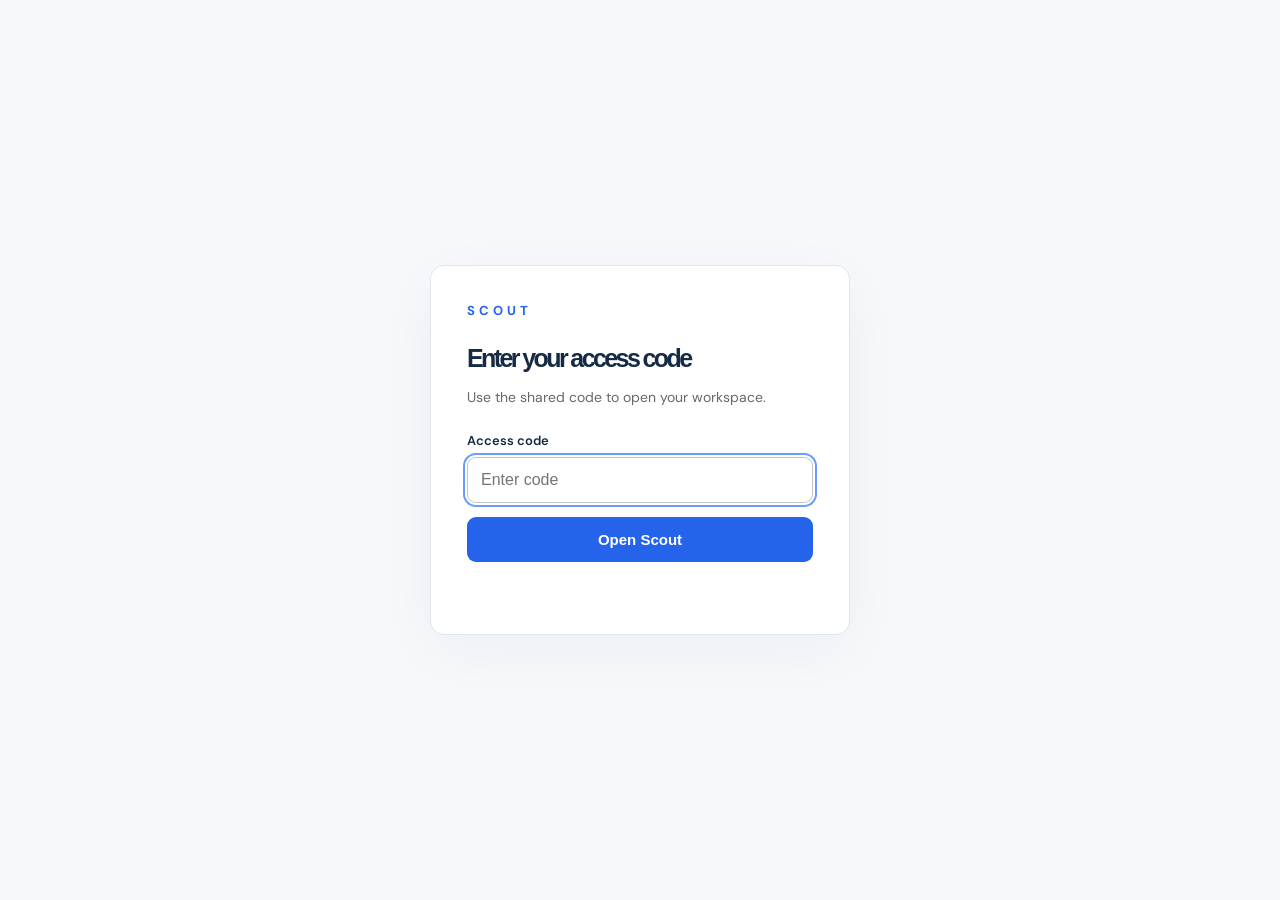
<file: index.html>
<!doctype html>
<html lang="en" class="scout-locked">
<head>
<meta charset="utf-8"><meta name="viewport" content="width=device-width,initial-scale=1">
<meta name="description" content="Scout — your Malaysian SME lead workspace. Explore company briefs, training partners and public business contacts.">
<meta name="theme-color" content="#f6f8fb"><title>Scout — Your next conversation</title>
<link rel="icon" href="assets/scout-mark.svg" type="image/svg+xml">
<link rel="stylesheet" href="dashboard/access.css"><link rel="stylesheet" href="assets/home.css">
<script src="dashboard/access.js"></script>
</head>
<body>
<header class="site-header wrap">
 <a class="brand" href="./" aria-label="Scout home"><img src="assets/scout-mark.svg" width="34" height="34" alt=""><span>scout<span class="brand-period">.</span></span></a>
 <nav aria-label="Main navigation"><a href="./" aria-current="page">Overview</a><a href="dashboard/scout.html">Lead briefing <span aria-hidden="true">↗</span></a></nav>
 <div class="header-right"><span class="country-dot"></span> MALAYSIA <span class="header-divider"></span><time id="today">Your workspace</time></div>
</header>
<main class="wrap" id="main">
 <section class="hero" aria-labelledby="welcome-title">
  <div class="hero-copy">
   <div class="eyebrow"><span class="tiny-rule"></span> YOUR BUSINESS DEVELOPMENT WORKSPACE</div>
   <h1 id="welcome-title" tabindex="-1">Good leads.<br>Better <span>conversations.</span></h1>
   <p class="hero-intro">Find the right companies. Know who to contact.<br class="desktop-break"> Turn your next introduction into an opportunity.</p>
   <div class="hero-actions"><a class="button primary" href="#lead-categories">Choose your workspace <span aria-hidden="true">↗</span></a><a class="quiet-link" href="data/dad-handoff.csv" download>Download handoff <span aria-hidden="true">↓</span></a></div>
   <div class="data-status" id="data-status" role="status"><span class="status-dot"></span> Connecting to your briefing…</div>
   <div class="metrics" aria-label="Briefing totals" aria-live="polite">
    <div><strong id="total-count">—</strong><span>Briefing leads</span></div>
    <div><strong id="ready-count">—</strong><span>In Dad’s handoff</span></div>
    <div><strong id="region-count">—</strong><span>States &amp; territories</span></div>
   </div>
  </div>
  <div class="map-panel" id="map-panel">
   <div class="map-top"><div><span class="map-kicker">THE OPPORTUNITY MAP</span><h2>Across Malaysia.</h2></div><span class="live-pill"><i></i> LIVE DATA</span></div>
   <div class="map-stage" id="map-stage" role="img" aria-label="Interactive 3D map of Malaysia with lead clusters by listed state or federal territory">
    <img class="map-fallback" id="map-fallback" src="assets/malaysia-fallback.svg" alt="Map showing Peninsular Malaysia, Sabah and Sarawak">
    <div class="map-label peninsula">PENINSULAR MALAYSIA</div><div class="map-label borneo">EAST MALAYSIA</div>
    <div class="map-tooltip" id="map-tooltip" hidden></div>
   </div>
   <div class="map-controls"><span id="map-hint">Loading your 3D map…</span><div><button id="rotate-map" type="button" aria-pressed="true" disabled aria-label="Pause map rotation">Ⅱ</button><button id="reset-map" type="button" disabled aria-label="Reset map view">↺</button></div></div>
   <div class="map-footer"><span><i></i> Lead clusters</span><span>By listed state · approximate positions</span></div>
  </div>
 </section>
 <section class="category-section" id="lead-categories" aria-labelledby="category-heading">
  <div class="section-head"><div><span class="eyebrow">YOUR NEXT MOVE</span><h2 id="category-heading">Where would you like to work?</h2></div><p>Your company directory. Your daily workspace.</p></div>
  <div class="category-grid">
   <a class="category-card" href="dashboard/scout.html"><div class="category-card-top"><span class="category-icon" aria-hidden="true"><svg viewBox="0 0 24 24" fill="none" stroke="currentColor" stroke-width="1.5"><path d="M4 21V8h7v13M11 21V3h9v18M2 21h20M7 11v2m0 3v2m7-12h3m-3 4h3m-3 4h3m-3 4h3"/></svg></span><span class="category-count"><b id="directory-count">—</b> companies</span></div><h3>Client List <span aria-hidden="true">↗</span></h3><p>Your company directory, with Regular SMEs and Training Providers in separate categories. Browse briefs, locations and public contacts.</p><div class="directory-summary"><span><b id="regular-count">—</b> regular SMEs</span><span><b id="training-count">—</b> training providers</span></div><span class="card-link">Open company directory <span aria-hidden="true">→</span></span></a>
   <a class="category-card training-card" href="https://biq-training-hq.gillinterprise.chatgpt.site"><div class="category-card-top"><span class="category-icon" aria-hidden="true"><svg viewBox="0 0 24 24" fill="none" stroke="currentColor" stroke-width="1.5"><rect x="3" y="3" width="7" height="7" rx="1"/><rect x="14" y="3" width="7" height="11" rx="1"/><rect x="3" y="14" width="7" height="7" rx="1"/><rect x="14" y="18" width="7" height="3" rx="1"/></svg></span><span class="category-count">Private workspace</span></div><h3>Dashboard <span aria-hidden="true">↗</span></h3><p>Your shared training HQ. Plan the calendar, track enquiries and tasks, manage bookings, and keep payments organised.</p><div class="directory-summary"><span>Today</span><span>Calendar</span><span>Sales &amp; payments</span></div><span class="card-link">Open Training HQ <span aria-hidden="true">→</span></span></a>
  </div>
 </section>
 <section class="lower-grid">
  <div class="coverage" aria-labelledby="coverage-heading"><div class="section-head compact"><div><span class="eyebrow">A CLOSER LOOK</span><h2 id="coverage-heading">Start somewhere familiar.</h2></div></div><p>Choose a state or federal territory to open its regular SME leads.</p><div id="region-links" class="region-links" aria-live="polite"><span class="muted">Loading locations…</span></div><p class="coverage-note" id="coverage-note">Businesses with several listed locations may appear in more than one area.</p></div>
  <div class="handoff-panel" aria-labelledby="handoff-heading"><span class="eyebrow">READY FOR THE NEXT CALL</span><h2 id="handoff-heading">A useful brief.<br>A stronger introduction.</h2><p>Your handoff brings the company, training fit and published contact route together.</p><a class="quiet-link" href="data/dad-handoff.csv" download>Download Dad’s list <span aria-hidden="true">↓</span></a><div class="handoff-note">Public-source screening. Contact details, buying interest and budgets still need direct confirmation.</div></div>
 </section>
 <div id="load-error" class="load-error" hidden><p>Scout couldn’t load the live briefing. Your existing lead files are unchanged.</p><button type="button" id="retry-data">Try again</button><a href="dashboard/scout.html">Open briefing →</a></div>
</main>
<footer class="site-footer wrap"><span>SCOUT <span class="footer-slash">/</span> Built for the next conversation.</span><span>SMEs first. HRD Corp participation is a bonus.</span></footer>
<script type="application/scout-locked" data-scout-type="module" data-scout-src="assets/home.js"></script>
<noscript class="scout-noscript">Enable JavaScript to enter the Scout access code.</noscript>
</body></html>
</file>
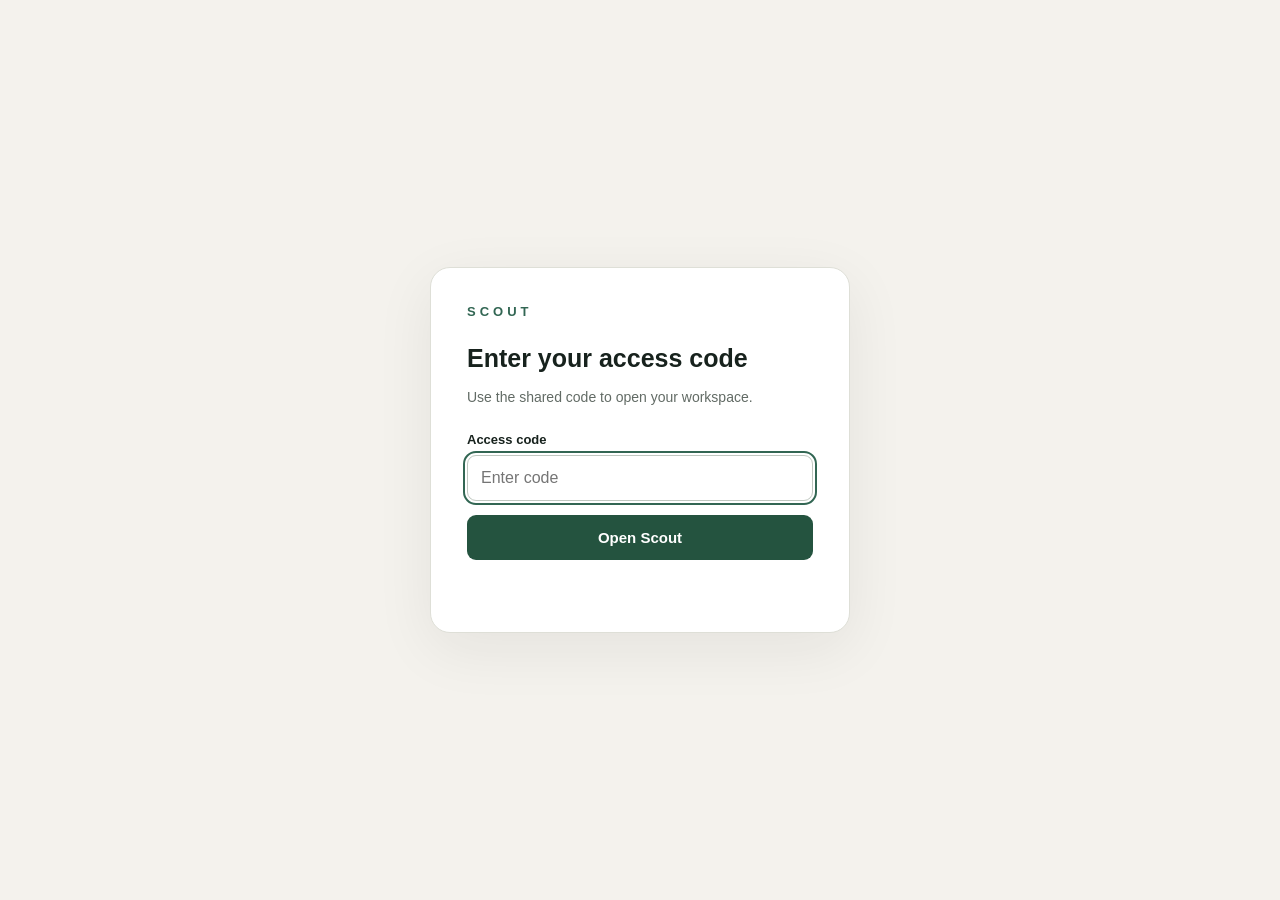
<file: dashboard/scout.html>
<!DOCTYPE html>
<html lang="en" class="scout-locked">
<head><link rel="stylesheet" href="access.css"><script src="access.js"></script>
<meta charset="UTF-8" />
<meta name="viewport" content="width=device-width, initial-scale=1.0" />
<title>Scout</title>
<link rel="preconnect" href="https://fonts.googleapis.com">
<link href="https://fonts.googleapis.com/css2?family=Inter:wght@400;500;600;700&family=JetBrains+Mono:wght@400;500&display=swap" rel="stylesheet">
<style>
:root{--bg:#F7F7F5;--paper:#fff;--ink:#15171A;--ink-soft:#62686F;--ink-faint:#777D84;--line:#E6E7E4;--line-soft:#E6E7E4;--indigo:#4A52E0;--indigo-bg:#EDEEFC;--teal:#2E7D5B;--teal-ink:#2E7D5B;--teal-bg:#E7F3ED;--amber:#B8841F;--amber-ink:#876118;--amber-bg:#FBF1DF;font-family:Inter,sans-serif}
*{box-sizing:border-box;margin:0;padding:0}body{background:var(--bg);color:var(--ink);-webkit-font-smoothing:antialiased}
.topbar,.app{max-width:760px;margin:auto}.topbar{padding:40px 24px 0;display:flex;flex-wrap:wrap;align-items:baseline;justify-content:space-between;gap:12px}.brand{display:flex;align-items:baseline;gap:12px;flex-wrap:wrap}.brand-text{font-size:20px;font-weight:700;letter-spacing:-.03em}.brand-sub{font:11px 'JetBrains Mono',monospace;color:var(--ink-faint);margin-top:6px}.brand .tag{font-size:10px}.stats{width:100%;font-size:12.5px;color:var(--ink-soft);line-height:1.6;margin:4px 0 20px}
.app{padding:0 24px 100px}.list-controls{margin-bottom:12px}.search{width:100%;font:13.5px Inter,sans-serif;padding:11px 13px;border-radius:9px;border:1px solid var(--line);background:var(--paper);color:var(--ink)}.search::placeholder{color:var(--ink-faint)}button:focus-visible,a:focus-visible{outline:2px solid var(--indigo);outline-offset:4px}.search:focus{outline:2px solid var(--indigo-bg);border-color:var(--indigo)}
.chips{display:flex;margin-bottom:10px}.chip{font:500 11px Inter,sans-serif;padding:4px 9px;border:1px solid var(--line);border-radius:6px;background:white;color:var(--ink-soft)}.status-toggle{display:flex;gap:22px;border-bottom:1px solid var(--line);margin-bottom:3px}.status-toggle button{font:500 13px Inter,sans-serif;background:none;border:0;border-bottom:2px solid transparent;padding:10px 0;color:var(--ink-faint);cursor:pointer}.status-toggle button.active{color:var(--ink);border-color:var(--indigo)}.tab-count{font:10px 'JetBrains Mono',monospace;border:1px solid var(--line);border-radius:20px;padding:2px 6px;margin-left:5px}.active .tab-count{background:var(--indigo-bg);border-color:var(--indigo-bg);color:var(--indigo)}
.rows{padding-top:4px}.lead-group{margin-top:26px}.group-heading{display:flex;align-items:center;gap:8px;font-size:15px;font-weight:600}.group-description{font-size:12px;line-height:1.5;color:var(--ink-soft);margin:6px 0 10px}.group-empty{font-size:12px;color:var(--ink-faint);padding:18px 6px;border-bottom:1px solid var(--line)}.row{border-bottom:1px solid var(--line);padding:16px 6px;border-radius:8px}.row:hover,.row.selected{background:var(--paper)}.row.contacted .row-heading{opacity:.55}.row-heading{display:flex;gap:12px;align-items:flex-start;width:100%;text-align:left;border:0;background:none;color:inherit;cursor:pointer;font:inherit;padding:0}.dot{width:8px;height:8px;border-radius:50%;background:var(--indigo);margin-top:6px;flex-shrink:0}.row-body{flex:1;min-width:0}.row-top{display:flex;justify-content:space-between;gap:12px;align-items:baseline}.row-company{font-size:14.5px;font-weight:600;line-height:1.4}.row-days{font:10px 'JetBrains Mono',monospace;color:var(--ink-faint);white-space:nowrap}.row-brief{font-size:13px;line-height:1.5;color:var(--ink-soft);margin-top:3px}.row-tags{display:flex;gap:6px;flex-wrap:wrap;margin-top:9px}.tag{font-size:10.5px;font-weight:500;padding:3px 8px;border-radius:6px;background:var(--indigo-bg);color:var(--indigo);border:0;line-height:1.5}
.row-detail{padding:18px 0 3px 20px;animation:appear .15s ease}.d-header{display:none}.section{margin-bottom:16px}.section-label,.signal-label{display:block;font:10px 'JetBrains Mono',monospace;text-transform:uppercase;letter-spacing:.05em;color:var(--ink-faint);margin-bottom:5px}.signal-box{margin-bottom:16px}.signal-box>svg{display:none}.signal-box p,.brief-text{font-size:13px;line-height:1.65;color:var(--ink-soft)}.brief-text{max-width:65ch}.contact-card{display:flex;flex-direction:column;gap:10px}.contact-row{display:flex;gap:9px;align-items:center;flex-wrap:wrap;font-size:13px;line-height:1.5;overflow-wrap:anywhere}.contact-row svg{flex-shrink:0;color:var(--ink-faint)}.contact-row a,.source-link{font-size:12px;color:var(--indigo);text-decoration:none;overflow-wrap:anywhere}.contact-row a:hover,.source-link:hover{text-decoration:underline}.contact-row small,.contact-note{font-size:11.5px;line-height:1.5;color:var(--ink-soft)}.source-link{display:inline-flex;align-items:center;gap:6px}.actions{display:flex;gap:8px;flex-wrap:wrap;margin-top:18px}.btn{font:500 12px Inter,sans-serif;display:inline-flex;align-items:center;gap:6px;padding:8px 11px;border:1px solid var(--line);border-radius:7px;background:white;color:var(--ink);text-decoration:none;cursor:pointer}.btn:hover{border-color:var(--ink-faint)}.btn.primary{background:var(--indigo);border-color:var(--indigo);color:white}.btn.done,.btn.subtle{color:var(--ink-soft)}.empty{padding:40px 10px;text-align:center;font-size:13px;color:var(--ink-soft)}
@keyframes appear{from{opacity:0;transform:translateY(-3px)}to{opacity:1;transform:translateY(0)}}@media(prefers-reduced-motion:reduce){*{animation:none!important}}@media(max-width:520px){.topbar{padding:24px 18px 0}.app{padding:0 18px 70px}.row-top{align-items:flex-start}.row-days{padding-top:3px}.row-detail{padding-left:20px}.brand-sub{font-size:10px}.contact-row small{width:100%;padding-left:24px}}
.location-control{margin:12px 0;display:grid;gap:7px}.location-control label,#location-count{font-size:12px;color:var(--ink-soft)}.row-location{display:block;font-size:11px;color:var(--ink-faint);margin-top:6px}select:focus-visible{outline:2px solid var(--indigo)}
.category-nav{display:grid;grid-template-columns:1fr 1fr;gap:10px;margin:4px 0 24px}.category-button{font:600 13px Inter,sans-serif;line-height:1.5;padding:14px 10px;background:var(--paper);border:1px solid var(--line);border-radius:10px;color:var(--ink-soft);cursor:pointer;text-align:left}.category-button[aria-pressed="true"]{border-color:var(--indigo);background:var(--indigo-bg);color:var(--indigo)}.category-button .tab-count{display:inline-block;margin-top:3px}.category-title{font-size:18px;letter-spacing:-.02em;margin-bottom:6px}.category-description{font-size:12px;line-height:1.6;color:var(--ink-soft);margin-bottom:18px}
.favourite-controls{display:flex;align-items:center;gap:9px;flex-wrap:wrap;margin:14px 0}.favourite-controls>.selected{color:var(--amber-ink);border-color:#d8b66e;background:var(--amber-bg)}#favourite-sync-status{font-size:11px;color:var(--ink-soft);line-height:1.6}.row-summary{display:flex;align-items:flex-start;gap:10px}.row-heading{flex:1;min-width:0}.favourite-star{width:36px;height:36px;flex-shrink:0;border:0;border-radius:7px;background:none;color:var(--ink-faint);display:grid;place-items:center;cursor:pointer}.favourite-star:hover{background:var(--amber-bg);color:var(--amber-ink)}.favourite-star.selected{color:var(--amber-ink)}.favourite-star:disabled{opacity:.45;cursor:wait}.extra-contact{padding:12px 0;border-bottom:1px solid var(--line);font-size:12px;line-height:1.7;overflow-wrap:anywhere}.extra-contact>strong,.extra-contact>small{display:block}.extra-contact>small{color:var(--ink-soft)}.extra-contact>div{display:flex;gap:7px 13px;flex-wrap:wrap;margin-top:6px}.extra-contact a{color:var(--indigo);font-size:12px;text-decoration:none}
.copy-email{background:none;border:1px solid var(--line);border-radius:5px;padding:3px 6px;font:500 10px Inter,sans-serif;color:var(--ink-soft);cursor:pointer}.copy-email:hover{border-color:var(--indigo);color:var(--indigo)}
</style>
</head>
<body>

<div class="topbar">
  <div class="brand">
    <div>
      <a class="brand-text" href="../" style="color:inherit;text-decoration:none" aria-label="Scout home">Scout <span style="font-size:11px;font-weight:400">/ Home</span></a>
      <div class="brand-sub" id="today-date">today's briefing</div>
    </div>
    <span id="source-badge" class="tag" ></span>
  </div>
  <div class="stats" id="stats"></div>
</div>

<div class="app">
  <nav class="category-nav" id="category-nav" aria-label="Lead categories"></nav>
  <div class="list-pane">
    <h1 class="category-title" id="category-title"></h1>
    <p class="category-description" id="category-description"></p>
    <div class="list-controls">
      <input class="search" id="search" placeholder="Search company or training" aria-label="Search leads" />

    </div>
    <div class="location-control"><label for="state-filter">State / federal territory</label><select id="state-filter" class="search"></select><span id="location-count" aria-live="polite"></span></div>
<div class="favourite-controls"><button class="btn" type="button" id="favourite-filter" aria-pressed="false">☆ Favourites</button><button class="btn" type="button" id="connect-favourites">Connect favourites</button><span id="favourite-sync-status" role="status">Star companies here. Connect favourites to sync with Training HQ.</span></div>
<div class="status-toggle" id="status-toggle"></div>
    <div class="rows" id="rows"></div>
  </div>
</div>

<script type="application/scout-locked" data-scout-type="module" data-scout-src="contact-links.js?v=20261104"></script>
<script type="application/scout-locked" data-scout-src="favourites.js?v=20261104-quiet"></script>
<script type="application/scout-locked">
const {webUrl,emailAddress,gmailComposeUrl,companyWebsite}=window.ScoutContactLinks;
// ---------- Live data config ----------
// Paste your published Google Sheet CSV url here once it's set up.
// File > Share > Publish to web > select the leads tab > CSV > copy link.
const CONFIG = {
  SHEET_CSV_URL: "../data/leads.csv"
};

const sampleLeads = [];

let leads = sampleLeads;
let dataSource = "demo";
let favouritesOnly=false;
const favouriteSync=window.createScoutFavouriteSync(()=>{renderFavouriteControls();renderStatusToggle();renderRows();});
function renderFavouriteControls(){const button=document.getElementById("favourite-filter");button.setAttribute("aria-pressed",String(favouritesOnly));button.classList.toggle("selected",favouritesOnly);document.getElementById("favourite-sync-status").textContent=favouriteSync.state;document.getElementById("connect-favourites").textContent=favouriteSync.connected?"Refresh favourites":"Connect favourites";}
document.getElementById("connect-favourites").onclick=()=>favouriteSync.connect();
document.getElementById("favourite-filter").onclick=()=>{favouritesOnly=!favouritesOnly;selectedId=null;renderFavouriteControls();renderStatusToggle();renderRows();};
renderFavouriteControls();

function parseCSV(text){
  const rows = [];
  let row = [], field = "", inQuotes = false;
  for (let i = 0; i < text.length; i++){
    const c = text[i], next = text[i+1];
    if (inQuotes){
      if (c === '"' && next === '"'){ field += '"'; i++; }
      else if (c === '"'){ inQuotes = false; }
      else { field += c; }
    } else {
      if (c === '"'){ inQuotes = true; }
      else if (c === ','){ row.push(field); field = ""; }
      else if (c === '\n' || c === '\r'){
        if (field.length || row.length){ row.push(field); rows.push(row); row = []; field = ""; }
        if (c === '\r' && next === '\n') i++;
      } else { field += c; }
    }
  }
  if (field.length || row.length){ row.push(field); rows.push(row); }
  const headers = rows.shift().map(h => h.trim());
  return rows.filter(r => r.length > 1 || r[0]).map(r => {
    const obj = {};
    headers.forEach((h, i) => obj[h] = (r[i] || "").trim());
    return obj;
  });
}

async function loadLiveLeads(){
  if (!CONFIG.SHEET_CSV_URL){ return false; }
  try{
    let rows=[];
    try{const response=await fetch('../data/leads.json',{cache:'no-store'});if(!response.ok)throw new Error('JSON unavailable');rows=await response.json();if(!Array.isArray(rows))throw new Error('Invalid JSON');}
    catch{const response=await fetch(CONFIG.SHEET_CSV_URL,{cache:'no-store'});if(!response.ok)throw new Error('Lead data unavailable');rows=parseCSV(await response.text());}
    let handoff = [];
    try {
      const details = await fetch('../data/dad-handoff.csv');
      if (details.ok) handoff = parseCSV(await details.text());
    } catch { /* Keep the primary briefing available if handoff details are offline. */ }
    const handoffByName = new Map(handoff.map(r => [r.company.trim().toLowerCase(), r]));
    rows.forEach(r => { const extra = handoffByName.get((r.company || '').trim().toLowerCase());
      if (extra) { r.location ||= extra.location || ''; r.leadType ||= extra.leadType || ''; r.website ||= extra.website || ''; r.domain ||= extra.domain || ''; }
    });

    leads = rows.filter(r => r.priorityTier === "top").map((r, i) => ({
      id: r.id || String(i + 1),
      company: r.company || "Unnamed company",
      domain:r.domain||"",
      website:r.website||"",
      companyLinkedIn:r.companyLinkedIn||"",
      contacts:parseContactRoutes(r.contacts),
      location: r.location || "",
      industry: r.industry || "Uncategorised",
      leadType: r.leadType || "",
      training: r.training || "",
      fitNote: r.fitNote || "",
      score: Math.max(0, Math.min(100, Number(r.score) || 0)),
      brief: r.brief || "",
      signal: r.signal || "",
      contactName: r.contactName || "",
      contactRole: r.contactRole || "",
      contactLinkedIn: r.contactLinkedIn || "",
      contactEvidenceStatus: r.contactEvidenceStatus || "",
      companyDescription: r.companyDescription || r.brief || "",
      phone: r.phone || "",
      email: r.email || "",
      sourceLabel: r.sourceLabel || "Source",
      sourceUrl: r.sourceUrl || "#",
      dealValue: r.dealValue || "",
      days: Number(r.days) || 0,
      fullBrief: r.fullBrief || r.brief || "",
      contacted: false
    }));
    dataSource = "live";
    return true;
  } catch(err){
    console.warn("Lead data unavailable:", err.message);
    leads = sampleLeads;
    dataSource = "demo";
    return false;
  }
}

const REGIONS = ["Johor","Kedah","Kelantan","Melaka","Negeri Sembilan","Pahang","Penang","Perak","Perlis","Sabah","Sarawak","Selangor","Terengganu","Kuala Lumpur","Labuan","Putrajaya"];
let stateFilter = "All";
function leadRegions(location){
 const text=String(location || "").toLowerCase();
 const found=REGIONS.filter(region=>new RegExp('\\b'+region.toLowerCase()+'\\b').test(text));
 if(/\b(pulau pinang|pinang)\b/.test(text) && !found.includes('Penang')) found.push('Penang');
 if(/\bmalacca\b/.test(text) && !found.includes('Melaka')) found.push('Melaka');
 if(/\bpetaling jaya\b/.test(text) && !found.includes('Selangor')) found.push('Selangor');
 return found.length ? found : ['Unknown'];
}
function parseContactRoutes(value){try{const rows=typeof value==='string'?JSON.parse(value):value;return Array.isArray(rows)?rows.filter(c=>c&&typeof c==='object'&&c.sourceUrl&&(c.email||c.phone||c.linkedin)).slice(0,40):[];}catch{return [];}}
const safeWebUrl=webUrl;
function emailContactHTML(value){const email=emailAddress(value);return email?`<a href="${escapeHtml(gmailComposeUrl(email))}" target="_blank" rel="noopener noreferrer" title="Compose in BIQ Gmail">${escapeHtml(email)}</a><button type="button" class="copy-email" data-copy-email="${escapeHtml(email)}" aria-label="Copy ${escapeHtml(email)}">Copy email</button>`:'';}
function extraContactHTML(lead){return (lead.contacts||[]).map(c=>`<div class="extra-contact"><strong>${escapeHtml(c.name||c.label||'Company business contact')}</strong><small>${escapeHtml(c.role||'Published business route')}</small><div>${emailContactHTML(c.email)}${c.phone?`<a href="tel:${escapeHtml(String(c.phone).replace(/[^+0-9]/g,''))}">${escapeHtml(c.phone)}</a>`:''}${safeWebUrl(c.linkedin)?`<a href="${escapeHtml(safeWebUrl(c.linkedin))}" target="_blank" rel="noopener">LinkedIn</a>`:''}${safeWebUrl(c.sourceUrl)?`<a href="${escapeHtml(safeWebUrl(c.sourceUrl))}" target="_blank" rel="noopener">Source</a>`:''}</div></div>`).join('');}
function matchesRegion(lead){ return stateFilter==='All' || leadRegions(lead.location).includes(stateFilter); }
function renderRegionFilter(){
 const select=document.getElementById('state-filter');
 select.innerHTML='<option value="All">All states &amp; federal territories</option>'+REGIONS.map(region=>'<option value="'+region+'">'+region+(['Kuala Lumpur','Labuan','Putrajaya'].includes(region)?' (Federal Territory)':'')+'</option>').join('')+'<option value="Unknown">Unknown location</option>';
 select.value=stateFilter;
 select.onchange=()=>{stateFilter=select.value;selectedId=null;renderStatusToggle();renderRows();};
}

let activeFilter = "All";
let statusFilter = "active";
let searchTerm = "";
let selectedId = null;
const entryParams = new URLSearchParams(location.search);
let activeCategory = entryParams.get('category') === 'training' ? 'training' : 'regular';
if ([...REGIONS, 'Unknown'].includes(entryParams.get('state'))) stateFilter = entryParams.get('state');
const categoryViews = {};
const CATEGORIES = [
 {key:'regular',title:'Regular SMEs',description:'Companies to approach about training for their staff.'},
 {key:'training',title:'Training companies / providers',description:'Companies offering training, for freelance trainer and delivery partnerships.'}
];
function matchesCategory(lead){ return isTrainingProvider(lead)===(activeCategory==='training'); }
function switchCategory(key){
 if(!CATEGORIES.some(c=>c.key===key)) return;
 categoryViews[activeCategory]={searchTerm,stateFilter,statusFilter};
 activeCategory=key;
 const saved=categoryViews[key] || {searchTerm:'',stateFilter:'All',statusFilter:'active'};
 ({searchTerm,stateFilter,statusFilter}=saved);
 selectedId=null;
 document.getElementById('search').value=searchTerm;
 renderCategoryNav();renderRegionFilter();renderStats();renderStatusToggle();renderRows();
}
function renderCategoryNav(){
 document.getElementById('category-nav').innerHTML=CATEGORIES.map(category=>{
  const count=leads.filter(l=>isTrainingProvider(l)===(category.key==='training')).length;
  return `<button type="button" class="category-button" data-category="${category.key}" aria-pressed="${activeCategory===category.key}" aria-controls="rows">${category.title} <span class="tab-count">${count}</span></button>`;
 }).join('');
 document.querySelectorAll('[data-category]').forEach(button=>button.onclick=()=>switchCategory(button.dataset.category));
 const category=CATEGORIES.find(c=>c.key===activeCategory);
 document.getElementById('category-title').textContent=category.title;
 document.getElementById('category-description').textContent=category.description;
}

let industries = ["All"];
function refreshIndustries(){ industries = ["All"]; activeFilter = "All"; }

function band(score){ return score >= 80 ? "hot" : score >= 50 ? "warm" : "cool"; }
function bandLabel(score){ return score === 0 ? "Not scored" : score >= 80 ? "Hot lead" : score >= 50 ? "Worth a call" : "Slow burn"; }
function bandColor(score){ return { hot: "#B4483A", warm: "#C2872F", cool: "#3E6259" }[band(score)]; }

function ringSVG(score, large){
  const size = large ? 64 : 34, stroke = large ? 5 : 3.5, r = (size - stroke) / 2, c = 2 * Math.PI * r;
  const offset = c - (score/100) * c;
  const color = bandColor(score);
  return `<div class="ring${large ? ' large':''}">
    <svg width="${size}" height="${size}">
      <circle cx="${size/2}" cy="${size/2}" r="${r}" stroke="var(--line)" stroke-width="${stroke}" fill="none"/>
      <circle cx="${size/2}" cy="${size/2}" r="${r}" stroke="${color}" stroke-width="${stroke}" fill="none"
        stroke-dasharray="${c}" stroke-dashoffset="${offset}" stroke-linecap="round"/>
    </svg>
    <div class="ring-num">${score}</div>
  </div>`;
}


function renderStats(){
 const active=leads.filter(matchesCategory).filter(l=>!l.contacted).length;
 document.getElementById("stats").textContent=dataSource==="live" ? active+" active leads in this category · Company briefs and public business contacts" : "Lead data could not be loaded. Refresh to try again.";
}
function renderStatusToggle(){
 const opts=[["active","Active"],["contacted","Contacted"],["all","All"]];
 document.getElementById("status-toggle").innerHTML=opts.map(([key,label])=>{const count=leads.filter(matchesCategory).filter(l=>matchesRegion(l)).filter(l=>!favouritesOnly||favouriteSync.has(l)).filter(l=>key==="all" || (key==="active"?!l.contacted:l.contacted)).length;return '<button type="button" class="'+(statusFilter===key?'active':'')+'" aria-pressed="'+(statusFilter===key)+'" data-status="'+key+'">'+label+' <span class="tab-count">'+count+'</span></button>';}).join("");
 document.querySelectorAll("[data-status]").forEach(b=>b.onclick=()=>{statusFilter=b.dataset.status;selectedId=null;renderStatusToggle();renderRows();});
}
function visibleLeads(){
  return leads.filter(l =>
    matchesCategory(l) &&
    matchesRegion(l) &&
    (!favouritesOnly || favouriteSync.has(l)) &&
    (activeFilter === "All" || l.industry === activeFilter) &&
    (l.company.toLowerCase().includes(searchTerm) || l.training.toLowerCase().includes(searchTerm) || l.companyDescription.toLowerCase().includes(searchTerm)) &&
    (statusFilter === "all" || (statusFilter === "active" ? !l.contacted : l.contacted))
  ).sort((a,b) => b.score - a.score);
}

function escapeHtml(value){ return String(value ?? '').replace(/[&<>"']/g, c => ({'&':'&amp;','<':'&lt;','>':'&gt;','"':'&quot;',"'":'&#39;'}[c])); }
function personProfileUrl(value){ try{ const u=new URL(value); return u.protocol==='https:' && /(^|\.)linkedin\.com$/.test(u.hostname) && u.pathname.startsWith('/in/') ? u.href : ''; }catch{return '';} }

function isTrainingProvider(lead){
 const type=String(lead.leadType || '').toLowerCase();
 if(type==='training_provider') return true;
 if(type==='regular_company') return false;
 // Classify the company's services, not its suggested staff training needs.
 return /\bfreelance trainer partnership\b/i.test(lead.fitNote || '') ||
   (/\b(training|learning and development|executive education)\b/i.test(lead.industry || '') &&
    !/\btraining equipment\b/i.test(lead.industry || ''));
}

function renderRows(){
 const list=visibleLeads();
 document.getElementById("location-count").textContent=list.length+" matching leads";
 if(!list.some(l=>l.id===selectedId)) selectedId=null;
 const el=document.getElementById("rows");
 const rowHtml=l=>`
 <article class="row${l.id===selectedId?' selected':''}${l.contacted?' contacted':''}">
 <div class="row-summary"><button type="button" class="row-heading" data-id="${escapeHtml(l.id)}" aria-expanded="${l.id===selectedId}">
 <span class="dot" aria-hidden="true"></span><span class="row-body">
 <span class="row-top"><span class="row-company">${escapeHtml(l.company)}</span><span class="row-days">${l.id===selectedId?'−':'+'}</span></span>
 <span class="row-brief" style="display:block">${escapeHtml(l.companyDescription || l.brief)}</span>
 <span class="row-location">${escapeHtml(l.location || "Unknown location")}</span>
 ${l.training?'<span class="row-tags"><span class="tag">'+escapeHtml(l.training)+'</span></span>':''}
 </span></button><button type="button" class="favourite-star${favouriteSync.has(l)?' selected':''}" data-favourite-id="${escapeHtml(l.id)}" aria-pressed="${favouriteSync.has(l)}" ${favouriteSync.busy?'disabled':''} aria-label="${escapeHtml((favouriteSync.has(l)?'Remove ':'Favourite ')+l.company)}" title="${favouriteSync.has(l)?'Remove favourite':'Add favourite'}${favouriteSync.connected?'':' — saved on this device until you connect'}"><svg width="19" height="19" viewBox="0 0 24 24" fill="${favouriteSync.has(l)?'currentColor':'none'}" stroke="currentColor" stroke-width="1.7" aria-hidden="true"><path d="m12 3 2.8 5.7 6.2.9-4.5 4.4 1.1 6.2-5.6-3-5.6 3 1.1-6.2L3 9.6l6.2-.9Z"/></svg></button></div>
 ${l.id===selectedId?'<div class="row-detail" id="detail"></div>':''}
 </article>`;
 el.innerHTML=list.length ? list.map(rowHtml).join('') : '<div class="empty">'+(dataSource==='live'?(favouritesOnly&&!favouriteSync.loaded?'No favourites saved on this device yet. Star a company, or use Connect favourites to load your shared shortlist.':'No leads match in this category.'):'Could not load leads. Please refresh to try again.')+'</div>';
 document.querySelectorAll("[data-id]").forEach(b=>b.onclick=()=>{const id=leads.find(l=>String(l.id)===b.dataset.id)?.id;selectedId=selectedId===id?null:id;renderRows();});
 document.querySelectorAll('[data-favourite-id]').forEach(button=>button.onclick=()=>{const lead=leads.find(l=>String(l.id)===button.dataset.favouriteId);if(lead)favouriteSync.toggle(lead);});
 renderDetail();
}
const icons = {
  user: '<svg width="15" height="15" viewBox="0 0 24 24" fill="none" stroke="currentColor" stroke-width="1.8"><circle cx="12" cy="8" r="4"/><path d="M4 21c0-4 4-6 8-6s8 2 8 6"/></svg>',
  phone: '<svg width="15" height="15" viewBox="0 0 24 24" fill="none" stroke="currentColor" stroke-width="1.8"><path d="M5 4h4l2 5-2.5 1.5a11 11 0 0 0 5 5L15 13l5 2v4a2 2 0 0 1-2 2A16 16 0 0 1 3 6a2 2 0 0 1 2-2z"/></svg>',
  mail: '<svg width="15" height="15" viewBox="0 0 24 24" fill="none" stroke="currentColor" stroke-width="1.8"><rect x="3" y="5" width="18" height="14" rx="2"/><path d="M3 7l9 6 9-6"/></svg>',
  spark: '<svg width="16" height="16" viewBox="0 0 24 24" fill="none" stroke="currentColor" stroke-width="1.8"><path d="M12 3v4M12 17v4M3 12h4M17 12h4M6 6l2.5 2.5M15.5 15.5L18 18M18 6l-2.5 2.5M8.5 15.5L6 18"/></svg>',
  link: '<svg width="13" height="13" viewBox="0 0 24 24" fill="none" stroke="currentColor" stroke-width="1.8"><path d="M10 14a5 5 0 0 0 7 0l3-3a5 5 0 0 0-7-7l-1.5 1.5"/><path d="M14 10a5 5 0 0 0-7 0l-3 3a5 5 0 0 0 7 7l1.5-1.5"/></svg>'
};

function renderDetail(){
  const l = leads.find(x => x.id === selectedId);
  const detailEl = document.getElementById("detail");
  if (!detailEl) return;
  if (!l){ detailEl.innerHTML = `<div class="empty"><div>No lead selected</div></div>`; return; }
  detailEl.innerHTML = `
    <div class="d-header">
      ${ringSVG(l.score, true)}
      <div>
        <div class="d-name">${escapeHtml(l.company)}</div>
        <p class="company-description">${escapeHtml(l.companyDescription || l.brief)}</p>
        <div class="d-tags">
          <span class="tag state ${band(l.score)}">${bandLabel(l.score)}</span>
          ${l.training ? `<span class="tag">${l.training}</span>` : ''}
          <span class="tag">${l.dealValue}</span>
          ${l.contacted ? '<span class="tag contacted">Contacted</span>' : ''}
        </div>
      </div>
    </div>

    ${l.fitNote ? `<div class="section" style="margin-bottom:18px;"><div style="font-size:13px; color:var(--teal-ink); background:var(--teal-bg); border:1px solid #B9D2C9; border-radius:10px; padding:9px 14px; display:inline-block;">${escapeHtml(l.fitNote)}</div></div>` : ''}

    <div class="signal-box">
      ${icons.spark}
      <p><span class="signal-label">Outreach context</span>${escapeHtml(l.signal)}</p>
    </div>

    <div class="section">
      <div class="section-label">Company brief</div>
      <div class="brief-text">${escapeHtml(l.fullBrief)}</div>
    </div>

    <div class="section">
      <div class="section-label">Contact</div>
      <div class="contact-card">
        <div class="contact-row">${icons.user}<span>${escapeHtml(l.contactName || 'Contact person not yet verified')}${l.contactName && l.contactRole ? ' · '+escapeHtml(l.contactRole) : ''}</span></div>
        ${personProfileUrl(l.contactLinkedIn) ? `<div class="contact-row">${icons.link}<a href="${escapeHtml(personProfileUrl(l.contactLinkedIn))}" target="_blank" rel="noopener noreferrer">Contact LinkedIn profile</a></div><p class="contact-note">${escapeHtml(l.contactEvidenceStatus || 'Public professional profile; confirm role before outreach.')}</p>` : '<p class="contact-note">Person LinkedIn profile not yet verified.</p>'}
        ${l.phone ? `<div class="contact-row">${icons.phone}<a href="tel:${escapeHtml(l.phone.replace(/[^+0-9]/g,''))}">${escapeHtml(l.phone)}</a><small>Published business phone</small></div>` : '<p class="contact-note">No verified public phone found; use the company email.</p>'}
        ${emailAddress(l.email) ? `<div class="contact-row">${icons.mail}${emailContactHTML(l.email)}</div>` : ''}
      </div>
    </div>

    ${(l.contacts?.length||l.companyLinkedIn)?`<div class="section"><div class="section-label">Additional published business routes</div>${safeWebUrl(l.companyLinkedIn)?`<a class="source-link" href="${escapeHtml(safeWebUrl(l.companyLinkedIn))}" target="_blank" rel="noopener">Company LinkedIn</a>`:''}${extraContactHTML(l)}<p class="contact-note">Published company routes may reach a different employee. Confirm named contacts’ current roles before outreach.</p></div>`:''}
    <div class="section">
      <div class="section-label">Source</div>
      ${safeWebUrl(l.sourceUrl)?`<a class="source-link" href="${escapeHtml(safeWebUrl(l.sourceUrl))}" target="_blank" rel="noopener noreferrer">${icons.link}${escapeHtml(l.sourceLabel)}</a>`:''}
    </div>

    <div class="actions">
      ${l.phone ? `<a class="btn primary" href="tel:${l.phone.replace(/\s/g,'')}">${icons.phone} Call now</a>` : ''}
      ${companyWebsite(l)?`<a class="btn" href="${escapeHtml(companyWebsite(l))}" target="_blank" rel="noopener noreferrer">${icons.link} Website</a>`:''}
      ${emailAddress(l.email)?`<a class="btn" href="${escapeHtml(gmailComposeUrl(l.email))}" target="_blank" rel="noopener noreferrer">${icons.mail} Email in Gmail</a>`:''}
      ${(!l.phone && !emailAddress(l.email) && safeWebUrl(l.sourceUrl)) ? `<a class="btn primary" href="${escapeHtml(safeWebUrl(l.sourceUrl))}" target="_blank" rel="noopener noreferrer">${icons.link} Find contact</a>` : ''}
      <button class="btn ${l.contacted ? '' : 'done'}" id="toggle-contacted">${l.contacted ? 'Move back to active' : 'Mark contacted'}</button>
      <button class="btn subtle" id="dismiss">Dismiss</button>
    </div>
    <p class="contact-note" id="contact-link-status" role="status"></p>
  `;
  detailEl.querySelectorAll("[data-copy-email]").forEach(button=>button.onclick=async()=>{const email=emailAddress(button.dataset.copyEmail);if(!email)return;try{await navigator.clipboard.writeText(email);document.getElementById("contact-link-status").textContent="Email copied: "+email;}catch{document.getElementById("contact-link-status").textContent="Select and copy this email: "+email;}});
  document.getElementById("toggle-contacted").onclick = () => { l.contacted = !l.contacted; renderStats(); renderStatusToggle(); renderRows(); };
  document.getElementById("dismiss").onclick = () => {
    const idx = leads.findIndex(x => x.id === l.id);
    leads.splice(idx, 1);
    renderCategoryNav();
    renderStats(); renderStatusToggle(); renderRows();
  };
}

document.getElementById("search").addEventListener("input", (e) => { searchTerm = e.target.value.toLowerCase(); renderRows(); });
document.getElementById("today-date").textContent = new Date().toLocaleDateString('en-GB', { weekday:'long', day:'numeric', month:'long' });

async function init(){
  const badge = document.getElementById("source-badge");
  badge.textContent = "Connecting…";
  await loadLiveLeads();
  badge.textContent = dataSource === "live" ? "Live briefing" : "Unavailable";
  selectedId = null;
  renderFavouriteControls();
  refreshIndustries();
  renderCategoryNav();
  renderRegionFilter();
  renderStats();
  renderStatusToggle();
  renderRows();
  renderDetail();
}

init();
</script>
<noscript class="scout-noscript">Enable JavaScript to enter the Scout access code.</noscript></body>
</html>
</file>
<file: dashboard/access.css>
html.scout-locked body > :not(#scout-access-gate):not(.scout-noscript) { display:none !important; }
#scout-access-gate { position:fixed;inset:0;z-index:2147483646;display:flex;align-items:center;justify-content:center;overflow:auto;padding:24px;box-sizing:border-box;background:#f4f2ed;color:#17221d;font-family:Arial,sans-serif; }
#scout-access-gate .scout-access-card { box-sizing:border-box;width:100%;max-width:420px;background:#fff;border:1px solid #dedfd7;border-radius:20px;padding:36px;box-shadow:0 16px 60px #17221d12; }
#scout-access-gate .scout-access-brand { font-weight:700;font-size:13px;letter-spacing:4px;color:#326653;margin-bottom:24px; }
#scout-access-gate h1 { font-size:25px;line-height:1.25;margin:0 0 12px;font-family:Arial,sans-serif; }
#scout-access-gate p { font-size:14px;line-height:1.6;color:#626b65;margin:0 0 24px; }
#scout-access-gate label { display:block;font-size:13px;font-weight:600;margin-bottom:8px; }
#scout-access-gate input { box-sizing:border-box;width:100%;font-family:Arial,sans-serif;font-size:16px;background:#fff;color:#17221d;border:1px solid #bfc7c0;border-radius:9px;padding:13px;margin:0 0 14px; }
#scout-access-gate input:focus { outline:2px solid #326653;outline-offset:2px; }
#scout-access-gate button { box-sizing:border-box;display:block;width:100%;border:0;border-radius:9px;background:#24533f;color:#fff;font:600 15px Arial,sans-serif;padding:14px;cursor:pointer; }
#scout-access-gate button:disabled { opacity:.6;cursor:wait; }
#scout-access-gate #scout-access-error { color:#b02525;margin:14px 0 0;min-height:22px; }
#scout-lock-button { position:fixed;right:16px;bottom:16px;z-index:1000;border:1px solid #cbd2cc;border-radius:8px;background:#fff;color:#24533f;padding:10px 14px;font:600 13px Arial,sans-serif;cursor:pointer;box-shadow:0 3px 12px #17221d15; }
.scout-noscript { position:fixed;inset:0;background:#f4f2ed;color:#17221d;padding:40px;font:16px Arial,sans-serif;z-index:2147483647; }
</file>
<file: assets/home.css>
@import url('https://fonts.googleapis.com/css2?family=DM+Sans:wght@400;450;500;550;600;650;700&family=Manrope:wght@400;500;600;650;700;750;800&display=swap');
:root{--ink:#152b43;--muted:#718092;--blue:#2563eb;--line:#e0e6ee;--paper:#f6f8fb;--font:'DM Sans',Arial,sans-serif;--heading:Manrope,Arial,sans-serif;font-family:var(--font);color:var(--ink);background:var(--paper);font-synthesis:none}*{box-sizing:border-box}html{scroll-behavior:smooth;scroll-padding-top:26px}body{margin:0;-webkit-font-smoothing:antialiased}a{color:inherit;text-decoration:none}button{font:inherit;cursor:pointer}button,a{-webkit-tap-highlight-color:transparent}a:focus-visible,button:focus-visible{outline:3px solid #6b9bff;outline-offset:5px}button:disabled{cursor:default;opacity:.4}.wrap{max-width:1320px;margin:0 auto;padding-inline:48px}.site-header{height:106px;display:flex;align-items:center;gap:72px;border-bottom:1px solid var(--line)}.brand{display:flex;align-items:center;gap:10px;font:800 31px var(--heading);letter-spacing:-1.5px}.brand img{border-radius:9px}.brand-period{color:var(--blue)}.site-header nav{display:flex;gap:30px;align-items:center;font-size:13px;font-weight:550;color:var(--muted)}.site-header nav a{padding-block:12px}.site-header nav a[aria-current]{color:var(--ink)}.site-header nav a:hover{color:var(--blue)}.site-header nav span{margin-left:4px}.header-right{margin-left:auto;display:flex;gap:9px;align-items:center;font-size:10px;letter-spacing:1px;font-weight:600;color:#697a8d}.header-right time{font-size:11px;letter-spacing:0;font-weight:400}.country-dot,.status-dot{width:6px;height:6px;border-radius:100%;background:#3a9e85;display:inline-block;flex-shrink:0}.header-divider{height:14px;width:1px;background:var(--line);margin:0 5px}.hero{display:grid;grid-template-columns:.95fr 1.05fr;gap:48px;padding:58px 0 60px;align-items:center}.eyebrow{font-size:9px;letter-spacing:1.6px;font-weight:700;color:#75879a;display:flex;align-items:center;gap:9px;line-height:1.7}.tiny-rule{width:20px;height:2px;background:var(--blue)}h1{font:750 clamp(36px,4.1vw,57px)/1.13 var(--heading);letter-spacing:-2.6px;margin:24px 0 21px;outline:none}h1 span{color:var(--blue)}.hero-intro{font-size:14px;line-height:1.85;color:#718092;margin:0 0 28px}.hero-actions{display:flex;gap:24px;align-items:center;flex-wrap:wrap}.button{display:inline-flex;gap:24px;align-items:center;border:1px solid transparent;border-radius:7px;padding:13px 17px;font-size:12px;font-weight:600;transition:background .15s,transform .15s}.button.primary{background:var(--blue);color:white;box-shadow:0 4px 10px #2563eb15}.button:hover{background:#1c51c9;transform:translateY(-1px)}.quiet-link{font-size:11px;font-weight:600;display:inline-flex;gap:15px;align-items:center}.quiet-link:hover{color:var(--blue)}.quiet-link span{font-size:16px}.data-status{font-size:10px;color:#8090a1;display:flex;align-items:center;gap:7px;margin-top:20px;min-height:17px}.metrics{display:grid;grid-template-columns:1fr 1fr 1fr;gap:12px;margin-top:31px;padding-top:24px;border-top:1px solid var(--line)}.metrics>div{border-right:1px solid var(--line);display:grid;gap:6px}.metrics>div:last-child{border:0}.metrics strong{font:650 28px var(--heading);letter-spacing:-1px}.metrics span{font-size:10px;color:#7c8c9c}.map-panel{position:relative;height:438px;border-radius:16px;background:radial-gradient(ellipse at 65% 45%,#173457 0,#0d223c 50%,#091b31 100%);overflow:hidden;color:#fff;box-shadow:0 16px 35px #18345313;isolation:isolate}.map-panel:before{content:'';position:absolute;inset:0;background-image:radial-gradient(#6583a92b .6px,transparent .6px);background-size:20px 20px;pointer-events:none;z-index:-1}.map-top{display:flex;justify-content:space-between;align-items:flex-start;padding:28px 27px;position:relative;z-index:2;pointer-events:none}.map-kicker{font-size:8px;letter-spacing:1.8px;color:#88a0bc;font-weight:600}.map-top h2{font:600 23px var(--heading);letter-spacing:-.7px;margin:8px 0 0}.live-pill{font-size:8px;letter-spacing:.8px;border:1px solid #5c82aa42;padding:6px 8px;border-radius:4px;color:#aec6e2;display:flex;gap:6px;align-items:center}.live-pill i{height:4px;width:4px;background:#62c3b2;border-radius:100%}.map-stage{position:absolute;inset:88px 0 68px;touch-action:pan-y;cursor:grab}.map-stage:active{cursor:grabbing}.map-stage canvas{display:block;width:100%;height:100%;position:absolute;inset:0}.map-fallback{position:absolute;width:100%;height:100%;object-fit:contain;padding:8px 24px;transition:opacity .3s}.map-stage.ready .map-fallback{opacity:0;pointer-events:none}.map-label{position:absolute;pointer-events:none;z-index:2;font-size:7px;letter-spacing:1.7px;color:#839cbb}.map-label.peninsula{left:8%;bottom:14%}.map-label.borneo{right:10%;bottom:24%}.map-controls{position:absolute;bottom:45px;left:26px;right:26px;display:flex;justify-content:space-between;align-items:center;gap:8px;font-size:9px;color:#7f9ab8}.map-controls>div{display:flex;gap:5px}.map-controls button{background:#193553;color:#b3c9e1;border:1px solid #6588ac35;width:26px;height:25px;display:grid;place-items:center;border-radius:5px;font-size:13px}.map-controls button:hover{background:#24486e}.map-footer{position:absolute;bottom:0;left:26px;right:26px;padding:14px 0;display:flex;justify-content:space-between;gap:12px;border-top:1px solid #7291b424;color:#6e8aa9;font-size:8px}.map-footer span:first-child{color:#b1c5de;display:flex;align-items:center;gap:6px}.map-footer i{height:5px;width:5px;background:#71acff;border-radius:100%}.map-tooltip{position:absolute;left:50%;top:10px;z-index:5;max-width:220px;background:#f8fbff;color:#1f3852;border:1px solid #b7cde1;border-radius:6px;padding:9px 11px;font-size:11px;box-shadow:0 5px 20px #0004;pointer-events:none}.category-section{border-top:1px solid var(--line);padding:36px 0 32px;scroll-margin-top:28px}.section-head{display:flex;justify-content:space-between;gap:20px;align-items:flex-end;margin-bottom:23px}.section-head h2{font:650 23px var(--heading);letter-spacing:-.7px;margin:8px 0 0}.section-head>p{font-size:11px;color:#8a97a6;margin:0 0 3px}.category-grid{display:grid;grid-template-columns:1fr 1fr;gap:20px}.category-card{background:white;border:1px solid var(--line);border-radius:10px;padding:24px 27px;display:block;transition:border-color .18s,box-shadow .18s,transform .18s}.category-card:hover{border-color:#9ab7ef;box-shadow:0 5px 20px #15375208;transform:translateY(-2px)}.category-card-top{display:flex;justify-content:space-between;align-items:center}.category-icon{color:var(--blue);height:37px;width:37px;border-radius:9px;background:#eef4ff;display:grid;place-items:center}.category-icon svg{width:23px;height:23px}.training-card .category-icon{background:#eef6f5;color:#408a84}.category-count{font-size:10px;color:#8a97a5;padding:5px 8px;background:#f6f8fb;border:1px solid #e7ecf2;border-radius:5px}.category-count b{color:#42576e;font-weight:600}.category-card h3{font:650 19px var(--heading);letter-spacing:-.4px;margin:20px 0 11px;display:flex;justify-content:space-between}.category-card h3>span{font-family:Arial,sans-serif;font-size:18px;font-weight:400;color:#859ab0}.category-card p{font-size:12px;line-height:1.8;color:#7b8998;max-width:390px;margin:0 0 20px}.card-link{display:flex;align-items:center;gap:13px;color:var(--blue);font-size:11px;font-weight:600}.training-card .card-link{color:#38857f}.lower-grid{display:grid;grid-template-columns:1.3fr 1fr;gap:50px;border-top:1px solid var(--line);padding:33px 0 43px}.compact{margin-bottom:12px}.compact h2{font-size:20px}.coverage>p{font-size:11px;color:#8390a0;line-height:1.7}.region-links{display:flex;gap:7px;flex-wrap:wrap;margin-top:20px}.region-link{border:1px solid var(--line);background:white;padding:7px 10px;border-radius:5px;display:flex;align-items:center;gap:13px;font-size:10px;color:#53677e}.region-link b{font-size:9px;color:#8c9bad;font-weight:500}.region-link:hover{border-color:#b4c9ec;color:var(--blue)}.coverage>.coverage-note{font-size:9px;color:#98a3b0;margin-top:16px}.handoff-panel{border-left:1px solid var(--line);padding-left:36px}.handoff-panel h2{font:600 21px/1.4 var(--heading);letter-spacing:-.6px;margin:12px 0}.handoff-panel>p{font-size:11px;line-height:1.8;color:#8390a0;max-width:320px}.handoff-panel .quiet-link{color:var(--blue);margin:8px 0 15px}.handoff-note{color:#99a5b3;font-size:9px;line-height:1.6;max-width:325px}.site-footer{border-top:1px solid var(--line);display:flex;justify-content:space-between;gap:20px;padding-top:22px;padding-bottom:25px;color:#92a0af;font-size:9px}.site-footer>span:first-child{letter-spacing:.3px}.footer-slash{padding:0 10px;color:#c9d2dc}.load-error{padding:20px;background:#fff7e8;border:1px solid #f1d8a1;border-radius:8px;font-size:12px;margin-bottom:25px}.load-error button{padding:8px 12px;margin-right:18px;background:white;border:1px solid #cbb989;border-radius:5px}.muted{font-size:11px;color:var(--muted)}#scout-lock-button{border-color:var(--line);color:#5d7188;font-size:10px;box-shadow:0 2px 8px #17221d08;background:#fff}#scout-access-gate{background:#f6f8fb;color:var(--ink);font-family:var(--font)}#scout-access-gate .scout-access-card{border-color:var(--line);box-shadow:0 16px 60px #1834530b;border-radius:14px}#scout-access-gate .scout-access-brand{color:var(--blue)}#scout-access-gate button{background:var(--blue)}#scout-access-gate input:focus{outline-color:#6b9bff}
@media(min-width:1450px){.wrap{max-width:1400px}.hero{gap:70px;padding-block:68px}.map-panel{height:465px}h1{font-size:61px}}@media(max-width:1100px){.wrap{padding-inline:30px}.hero{gap:25px}h1{font-size:44px;letter-spacing:-2px}.site-header{gap:40px}.header-right time,.header-divider{display:none}.map-panel{height:410px}.metrics span{font-size:9px}.hero-actions{gap:15px}.button{gap:17px}.quiet-link{font-size:10px}}@media(max-width:800px){.site-header{height:84px;gap:25px}.header-right{display:none}.site-header nav{margin-left:auto;font-size:12px;gap:20px}.hero{grid-template-columns:1fr;padding:40px 0;gap:30px}.hero-copy{max-width:600px}h1{font-size:53px;letter-spacing:-2.4px}.hero-intro{font-size:14px}.map-panel{height:380px}.metrics{max-width:500px}.metrics span{font-size:10px}.section-head{align-items:flex-start}.section-head>p{display:none}.lower-grid{gap:24px}.handoff-panel{padding-left:24px}.category-card{padding:22px}.site-footer{line-height:1.8}.map-stage{inset:80px 0 68px}}@media(max-width:520px){.wrap{padding-inline:20px}.brand{font-size:27px}.brand img{width:29px;height:29px}.site-header nav{font-size:11px;gap:17px}.site-header nav a[aria-current]{display:none}.hero{padding:33px 0;gap:28px}.eyebrow{font-size:8px;letter-spacing:1.25px}h1{font-size:42px;letter-spacing:-1.9px;margin-top:19px}.hero-intro{font-size:12px}.hero-actions{gap:20px}.button{font-size:11px;padding:12px 15px}.data-status{font-size:9px}.metrics{margin-top:25px;padding-top:20px}.metrics strong{font-size:27px}.metrics span{font-size:9px}.map-panel{height:310px;border-radius:12px}.map-top{padding:21px}.map-top h2{font-size:21px}.map-top .live-pill{font-size:7px;padding:5px}.map-kicker{font-size:7px}.map-stage{inset:65px 0 60px}.map-label{font-size:5px;letter-spacing:1px}.map-controls{left:20px;right:20px;bottom:40px;font-size:8px}.map-footer{left:20px;right:20px;font-size:7px;padding:12px 0}.category-section{padding-top:28px}.section-head h2{font-size:20px}.category-grid{grid-template-columns:1fr;gap:13px}.category-card h3{margin-top:17px}.category-card p{font-size:11px}.lower-grid{grid-template-columns:1fr;gap:25px;padding-top:27px}.handoff-panel{padding:25px 0 0;border-left:0;border-top:1px solid var(--line)}.handoff-panel h2 br{display:none}.site-footer{display:block;font-size:8px;padding-bottom:65px}.site-footer>span{display:block}.site-footer>span+span{margin-top:5px}.desktop-break{display:none}}
@media(prefers-reduced-motion:reduce){html{scroll-behavior:auto}*,*:before,*:after{transition:none!important;animation:none!important}}
.css-map-scene{position:absolute;inset:0 14px;perspective:850px;cursor:grab;user-select:none;-webkit-user-select:none}.css-map-plane{position:absolute;left:0;right:0;top:25%;aspect-ratio:650/220;transform-style:preserve-3d;will-change:transform}.css-map-layer{position:absolute;inset:0;width:100%;height:100%;pointer-events:none}.css-map-pins{position:absolute;inset:0;transform:translateZ(9px);transform-style:preserve-3d}.css-map-pin{position:absolute;height:18px;width:18px;margin:-9px;display:grid;place-items:center;transform:translateZ(4px);border-radius:50%;background:#65aeff23;border:1px solid #6cadff50;box-shadow:0 0 16px #3d99ff4a;cursor:pointer}.css-map-pin i{width:5px;height:5px;background:#a0d7ff;border-radius:50%;box-shadow:0 0 7px #73b7ff}.css-map-pin:hover,.css-map-pin:focus-visible{background:#79b6ff70;z-index:2}.css-ready .map-label.peninsula{bottom:7%}.css-ready .map-label.borneo{bottom:16%}@media(max-width:520px){.css-map-plane{top:22%}.css-map-pin{width:13px;height:13px;margin:-6.5px}.css-map-pin i{width:4px;height:4px}}

.directory-summary{display:flex;flex-wrap:wrap;gap:12px;font-size:9px;color:#90a0b2;margin:-7px 0 19px}.directory-summary b{font-weight:500;color:#6b819c}
</file>
